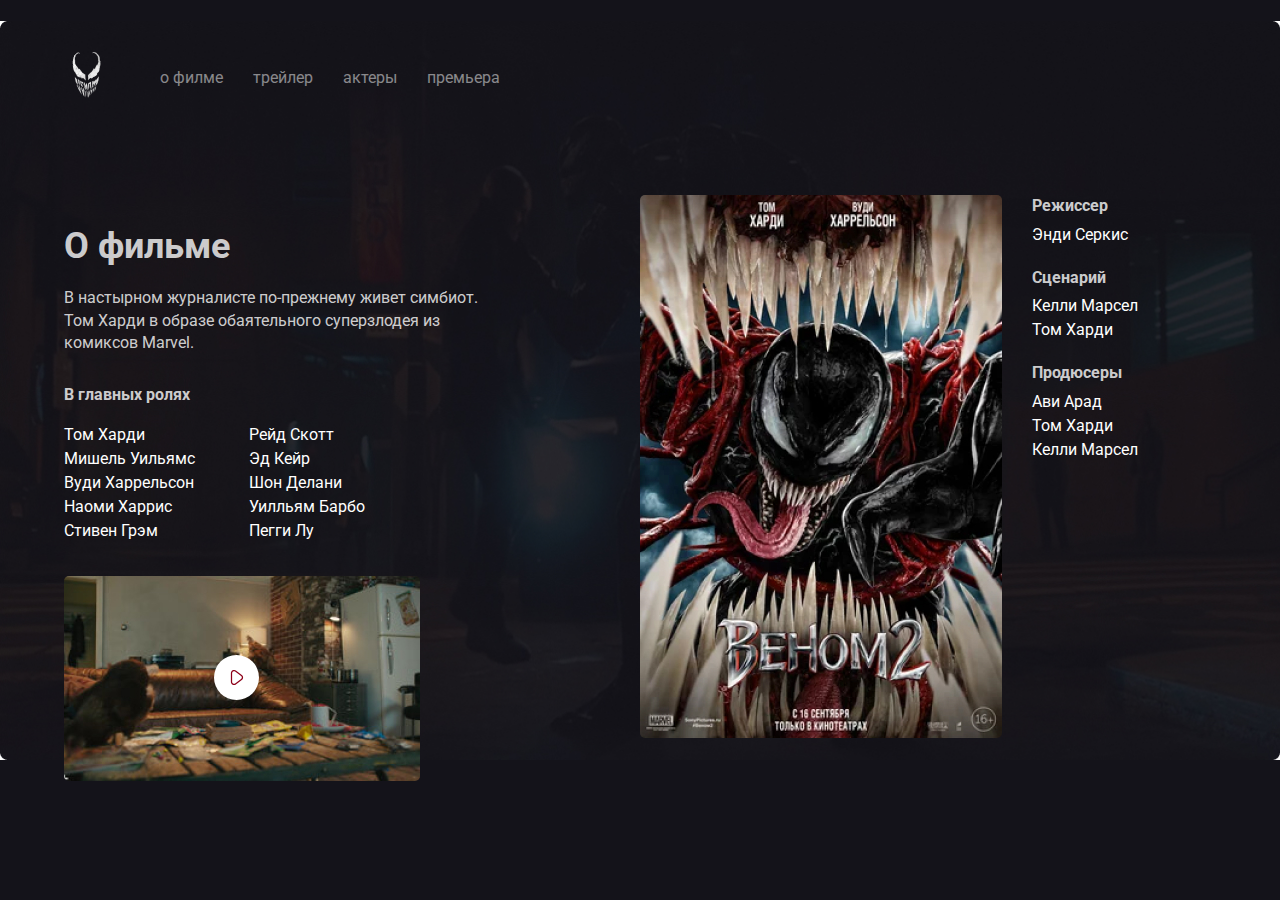
<file: about.html>
<!DOCTYPE html>
<html lang="ru">
  <head>
    <meta charset="UTF-8" />
    <meta http-equiv="X-UA-Compatible" content="IE=edge" />
    <meta name="viewport" content="width=device-width, initial-scale=1.0" />
    <link rel="preconnect" href="https://fonts.gstatic.com" />
    <link
      href="https://fonts.googleapis.com/css2?family=Roboto:wght@400;700&display=swap"
      rel="stylesheet"
    />
    <link rel="stylesheet" href="css/normalize.css" />
    <link rel="stylesheet" href="css/style.css" />
    <title>офильме - Venom 2</title>
  </head>
  <body class="primary-bg">
    <div class="container">
      <header class="header">
        <a href="index.html" class="logo-link">
          <img
            width="46"
            height="71"
            src="img/logo.png"
            alt="logo"
            class="logo-image"
          />
        </a>
        <nav class="nav">
          <button class="menu-button">
            <span class="menu-button-text">меню</span>
            <img
              src="img/menu.svg"
              alt="icon: burger menu  "
              class="menu-button-icon"
            />
          </button>
          <button class="menu-close">
            <span class="menu-close-text"> закрыть </span>
            <img
              src="img/arrow.svg"
              alt="icon: arrow"
              class="menu-close-icon"
            />
          </button>
          <ul class="nav-menu">
            <li class="nav-menu-item">
              <a href="about.html" class="nav-menu-link">о филме</a>
            </li>
            <li class="nav-menu-item">
              <a href="trailer.html" class="nav-menu-link">трейлер</a>
            </li>
            <li class="nav-menu-item">
              <a href="actors.html" class="nav-menu-link">актеры</a>
            </li>
            <li class="nav-menu-item">
              <a href="preier.html" class="nav-menu-link">премьера</a>
            </li>
          </ul>
        </nav>
      </header>
      <div class="content">
        <div class="col">
          <h2 class="content-title">О фильме</h2>
          <p class="content-text">
            В настырном журналисте по-прежнему живет симбиот. Том Харди в образе
            обаятельного суперзлодея из комиксов Marvel.
          </p>
          <h3 class="content-subtitle">В главных ролях</h3>
          <ul class="list column-2">
            <li class="list-item">Том Харди</li>
            <li class="list-item">Мишель Уильямс</li>
            <li class="list-item">Вуди Харрельсон</li>
            <li class="list-item">Наоми Харрис</li>
            <li class="list-item">Стивен Грэм</li>
            <li class="list-item">Рейд Скотт</li>
            <li class="list-item">Эд Кейр</li>
            <li class="list-item">Шон Делани</li>
            <li class="list-item">Уилльям Барбо</li>
            <li class="list-item">Пегги Лу</li>
          </ul>
          <div class="trailer">
            <!--заменить на button-->
            <a class="play">
              <img src="img\play.svg" alt="icon: play" class="play-icon" />
            </a>
          </div>
        </div>
        <div class="col">
          <div class="poster-wrapper">
            <img src="img/poster.jpg" alt="photo: poster" class="poster" />
            <div class="creators">
              <h3 class="content-subtitle">Режиссер</h3>
              <ul class="list">
                <li class="list-item">Энди Серкис</li>
              </ul>
              <h3 class="content-subtitle">Сценарий</h3>
              <ul class="list">
                <li class="list-item">Келли Марсел</li>
                <li class="list-item">Том Харди</li>
              </ul>
              <h3 class="content-subtitle">Продюсеры</h3>
              <ul class="list">
                <li class="list-item">Ави Арад</li>
                <li class="list-item">Том Харди</li>
                <li class="list-item">Келли Марсел</li>
              </ul>
            </div>
          </div>
        </div>
      </div>
      <!-- /.content -->
    </div>

    <script src="js/main.js"></script>
  </body>
</html>
</file>
<file: css/style.css>
body {
  background-color: #14131a;
  color: #fff;
  font-family: "Roboto", sans-serif;
}
.img {
  min-width: 100%;
}
.container {
  /* max-width: 1140px; */
  width: 90%;
  margin: auto;
}
.venom {
  position: absolute;
  top: 0;
  right: 0;
  max-width: 728px;
  width: 50%;
}
.header {
  display: flex;
  align-items: center;
  padding-top: 40px;
  margin-bottom: 80px;
}
.logo-link {
  display: inline-block;
  margin-right: 50px;
}
.nav-menu {
  margin: 0;
  padding: 0;
  list-style: none;
  display: flex;
}
.nav-menu-item {
  margin-right: 30px;
}
.nav-menu-link {
  text-decoration: none;
  color: rgba(255, 255, 255, 0.5);
}
.film-date {
  display: block;
  font-size: 24px;
  line-height: 28px;
  margin-bottom: 2%;
  color: rgba(255, 255, 255, 0.8);
}
.film-description {
  margin-top: 3%;
  max-width: 423px;
  font-size: 16px;
  line-height: 140%;
  color: rgba(255, 255, 255, 0.8);
}
.film-logo {
  width: 70%;
}
.button {
  padding: 15px 30px;
  border: none;
  border-radius: 5px;
  text-decoration: none;
  cursor: pointer;
}
.button-icon,
.button-text {
  display: inline-block;

  vertical-align: middle;
}
.button-text {
  font-size: 14px;
  line-height: 16px;
  margin-left: 10px;
}
.button-primary {
  color: #8d0019;
  background-color: #fff;
}
.button-link {
  color: #fff;
}
.button-group {
  margin-top: 5%;
}

.blood {
  background: url("../img/blood.png") no-repeat top right / 70%,
    #14131a url("../img/background.jpg") no-repeat center center / 100%;
}
.primary-bg {
  background: #14131a url("../img/background.jpg") no-repeat center center /
    100%;
}
.content {
  display: flex;
}
.col {
  flex-basis: 50%;
}
.content-title {
  font-weight: bold;
  font-size: 36px;
  line-height: 42px;
  color: rgba(255, 255, 255, 0.8);
  margin-bottom: 20px;
}
.content-subtitle {
  font-size: 16px;
  line-height: 140%;
  color: rgba(255, 255, 255, 0.8);
  margin-bottom: 15px;
  margin-top: 0;
}
.content-text {
  font-size: 16px;
  line-height: 140%;
  color: rgba(255, 255, 255, 0.8);
  max-width: 423px;
  margin-bottom: 30px;
}
.content .list {
  list-style: none;
  padding: 0;
}
.list-item {
  line-height: 1.5;
}
.column-2 {
  -webkit-column-count: 2;
  -moz-column-count: 2;
  column-count: 2;
  -webkit-column-gap: 20px;
  -moz-column-gap: 20px;
  column-gap: 20px;
  max-width: 350px;
}
.content .trailer {
  width: 356px;
  height: 205px;
  background: url("../img/trailer-coveer.jpg") no-repeat center / contain;
  border-radius: 5px;
  display: flex;
  align-items: center;
  justify-content: center;
  margin-top: 33px;
}
.trailer .play {
  width: 45px;
  height: 45px;
  border-radius: 50%;
  border: none;
  cursor: pointer;
}
.trailer .play-icon {
  /* transform: translate(1px, 2px); */
      transform: translate(-6px, -1px);
}
.poster-wrapper {
  display: flex;
  align-items: start;
}
.poster {
  width: 362px;
  border-radius: 5px;
  margin-right: 30px;
}
.poster-wrapper .content-subtitle {
  margin-bottom: 5px;
}
.poster-wrapper .list {
  margin: 0;
  margin-bottom: 20px;
}
.menu-button {
  display: none;
}
.menu-close {
  display: none;
}
@media (max-width: 1024px) {
  .content {
    flex-direction: column;
    padding-bottom: 5%;
  }
  .col {
    margin-bottom: 5%;
  }
  .header {
    margin-bottom: 4%;
  }
  .film {
    margin-top: 20%;
  }
}
@media (max-width: 768px) {
  .blood {
    background: #14131a;
  }
  .venom {
    top: 10%;
  }
}
@media (max-width: 576px) {
  .venom {
    top: 20%;
    width: 30%;
  }
  .nav-menu {
    position: fixed;
    left: 0;
    top: 0;
    z-index: 9;
    width: 100%;
    height: 100%;
    background-color: #fff;
    display: flex;
    justify-content: center;
    align-items: center;
    flex-direction: column;
    transform: translateX(100%);
    transition: transform 0.2s;
  }
  .nav-menu-item {
    margin-bottom: 2%;
    margin-top: 2%;
    margin-right: 0;
  }
  .menu-close {
    position: fixed;
    opacity: 0;
    right: 25px;
    top: 65px;
    display: flex;
    align-items: center;
    z-index: 10;
    border: none;
    background-color: #fff;
    cursor: pointer;
    transform: translateX(300%);
    transition: transform 0.2s;
    transition-delay: 0.4s;
  }
  .is-active {
    transform: translateX(0%);
    opacity: 1;
  }
  .menu-close-text {
    margin-right: 10px;
  }
  .nav-menu-link {
    color: #14131a;
  }
  .nav {
    margin-left: auto;
  }
  .menu-button {
    display: flex;
    align-items: center;
    justify-content: center;
    padding: 10px;
    border: none;
    background-color: #14131a;
    cursor: pointer;
    color: #fff;
  }
  .menu-button-text {
    margin-right: 10px;
  }
  .button-group {
    display: flex;
    align-items: center;
    justify-content: center;
    flex-direction: column;
  }
  .film-text {
    text-align: center;
  }
  .poster-wrapper {
    flex-direction: column;
  }
  .poster {
    margin-bottom: 4%;
  }
  .content .trailer {
    max-width: 350px;
    width: 100%;
  }
  .poster {
    margin-right: 0;
    width: 100%;
    max-width: 350px;
  }
  .column-2 {
    column-count: 1;
  }
}
</file>
